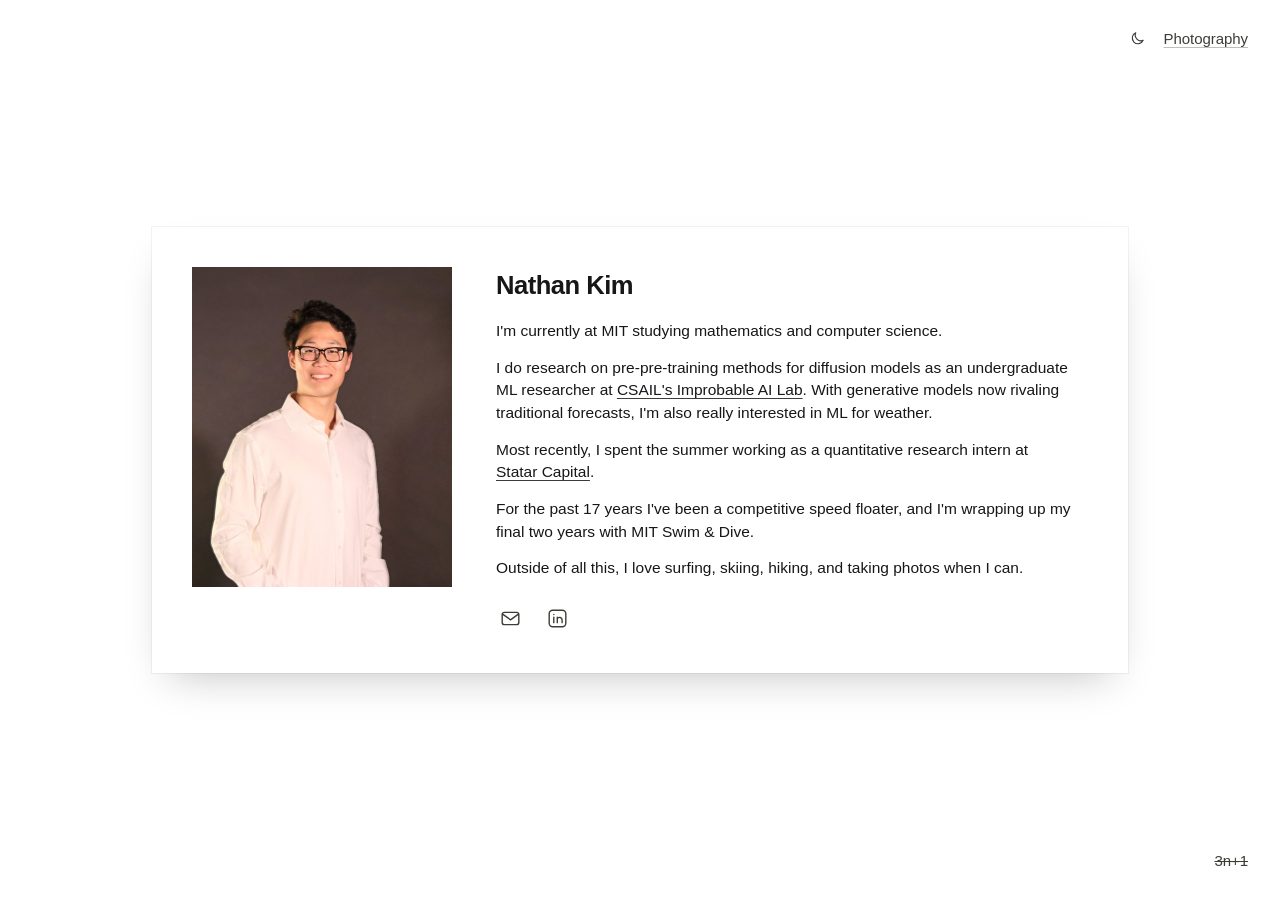
<file: index.html>
<!DOCTYPE html>
<html lang="en">
<head>
  <meta charset="utf-8">
  <meta name="viewport" content="width=device-width, initial-scale=1">
  <title>Nathan Kim</title>
  <meta name="description" content="Mathematics and computer science at MIT. ML research at CSAIL's Improbable AI Lab, quantitative research at Statar Capital, and swimming for MIT Swim &amp; Dive.">

  <meta property="og:title" content="Nathan Kim">
  <meta property="og:description" content="Mathematics and computer science at MIT.">
  <meta property="og:type" content="website">
  <meta property="og:url" content="https://nathankim.me/">
  <meta property="og:image" content="https://nathankim.me/nathan.jpg">

  <link rel="icon" href="data:image/svg+xml,<svg xmlns='http://www.w3.org/2000/svg' viewBox='0 0 100 100'><rect width='100' height='100' rx='22' fill='%231a1a18'/><text x='50' y='53' font-size='58' font-weight='600' font-family='system-ui,sans-serif' fill='%23ffffff' text-anchor='middle' dominant-baseline='central'>N</text></svg>">
  <link rel="stylesheet" href="style.css">
  <script src="theme.js"></script>
  <script src="collatz.js" defer></script>

  <noscript>
    <style>
      /* No JS to grow the tree, so fall back to the pre-rendered one. */
      body::before {
        content: "";
        position: fixed;
        inset: 0;
        z-index: -1;
        background: url(collatz.svg) center / cover no-repeat;
        opacity: var(--coral);
        transform: scaleX(-1);
        pointer-events: none;
      }
    </style>
  </noscript>
</head>
<body>
  <!-- The background is the reverse Collatz tree rooted at 1, drawn as turtle
       graphics: halving steps turn one way, 3n+1 steps the other. It is built
       and grown in the browser by collatz.js. -->
  <svg id="coral" aria-hidden="true"></svg>

  <!-- Pinned to the top-right corner: the theme switch, and the one route off
       this page -- in the corner rather than dropped into the prose, so the bio
       reads as a paragraph and not as a menu. The switch is hidden until
       theme.js wires it up. -->
  <div class="corner">
    <button class="theme-toggle" type="button" aria-label="Dark mode" aria-pressed="false" hidden>
      <!-- Moon in light mode (go dark), sun in dark mode (go light). -->
      <svg class="moon" viewBox="0 0 24 24" aria-hidden="true" focusable="false">
        <path d="M20 14.5A8 8 0 0 1 9.5 4a8 8 0 1 0 10.5 10.5z"/>
      </svg>
      <svg class="sun" viewBox="0 0 24 24" aria-hidden="true" focusable="false">
        <circle cx="12" cy="12" r="4"/>
        <path d="M12 2.5v2M12 19.5v2M4.6 4.6L6 6M18 18l1.4 1.4M2.5 12h2M19.5 12h2M4.6 19.4L6 18M18 6l1.4-1.4"/>
      </svg>
    </button>
    <a class="gallery-link" href="photography/">Photography</a>
  </div>

  <!-- Turns the background on and off. Hidden until collatz.js wires it up, so
       without JS there is no button that does nothing. -->
  <button class="coral-toggle" type="button" aria-pressed="false"
          title="Show or hide the Collatz background" hidden>3n+1</button>

  <main>
    <img class="portrait" src="nathan.jpg" width="520" height="639" alt="Nathan Kim">

    <div class="intro">
      <h1>Nathan Kim</h1>

      <div class="bio">
        <p>I'm currently at MIT studying mathematics and computer science.</p>

        <p>I do research on pre-pre-training methods for diffusion models as an
          undergraduate ML researcher at
          <a href="https://improbableai.com/">CSAIL's Improbable AI Lab</a>.
          With generative models now rivaling traditional forecasts, I'm also
          really interested in ML for weather.</p>

        <p>Most recently, I spent the summer working as a quantitative research intern
          at <a href="https://www.statarcapital.com/">Statar Capital</a>.</p>

        <p>For the past 17 years I've been a competitive speed floater, and I'm
          wrapping up my final two years with MIT Swim &amp; Dive.</p>

        <p>Outside of all this, I love surfing, skiing, hiking, and taking
          photos when I can.</p>
      </div>

      <nav class="links" aria-label="Contact">
        <a href="mailto:nkim4724@mit.edu" aria-label="Email">
          <!-- Envelope: a rounded rectangle plus the flap's two strokes. -->
          <svg viewBox="0 0 24 24" aria-hidden="true" focusable="false">
            <rect x="2.5" y="5" width="19" height="14" rx="2.5"/>
            <path d="M3 7l9 6.5L21 7"/>
          </svg>
        </a>
        <a href="https://www.linkedin.com/in/nathan-kim-8121422a8/" rel="me noopener" aria-label="LinkedIn">
          <!-- LinkedIn mark drawn as strokes: the "in" stem, its dot, and the n. -->
          <svg viewBox="0 0 24 24" aria-hidden="true" focusable="false">
            <rect x="2.5" y="2.5" width="19" height="19" rx="4"/>
            <path d="M7.75 10.5v6.25"/>
            <path d="M7.75 7.4v.05"/>
            <path d="M11.75 16.75V10.5m0 1.9a2.9 2.9 0 015.5 1.3v3.05"/>
          </svg>
        </a>
      </nav>
    </div>
  </main>
</body>
</html>
</file>
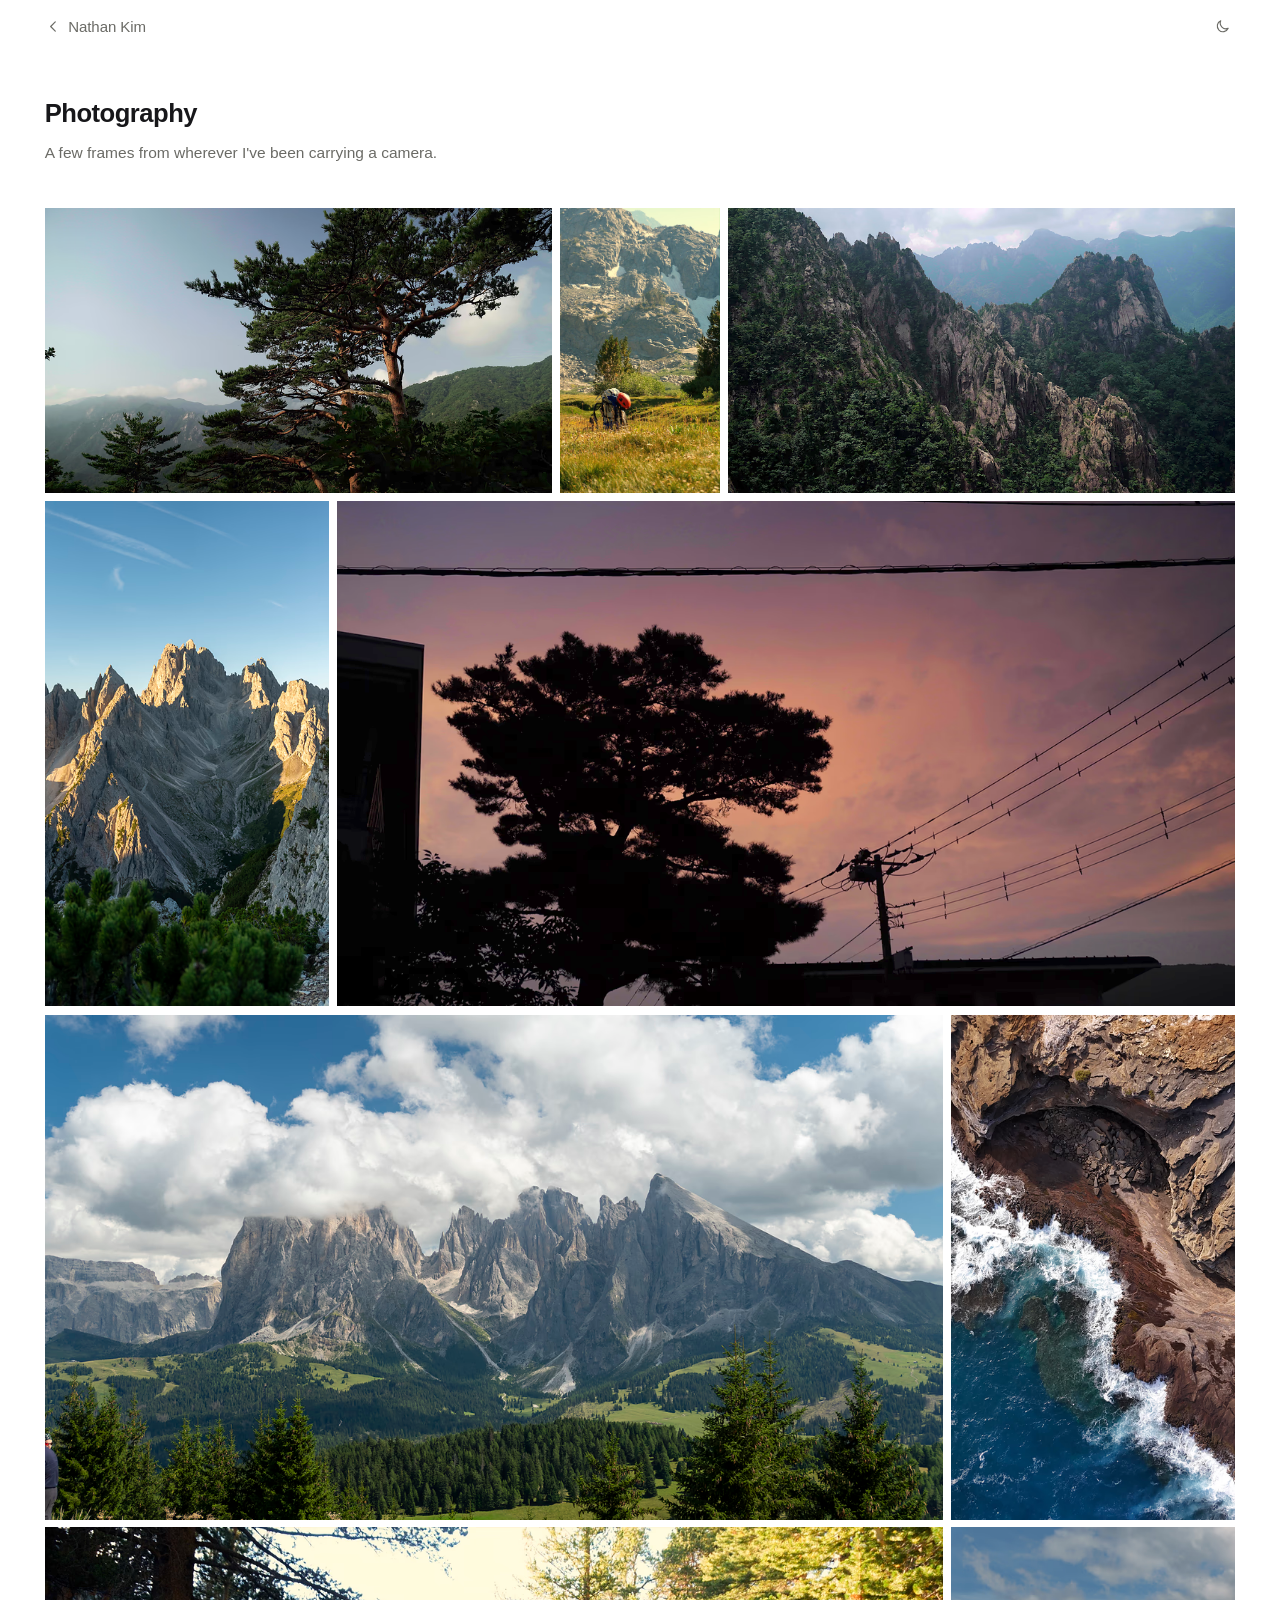
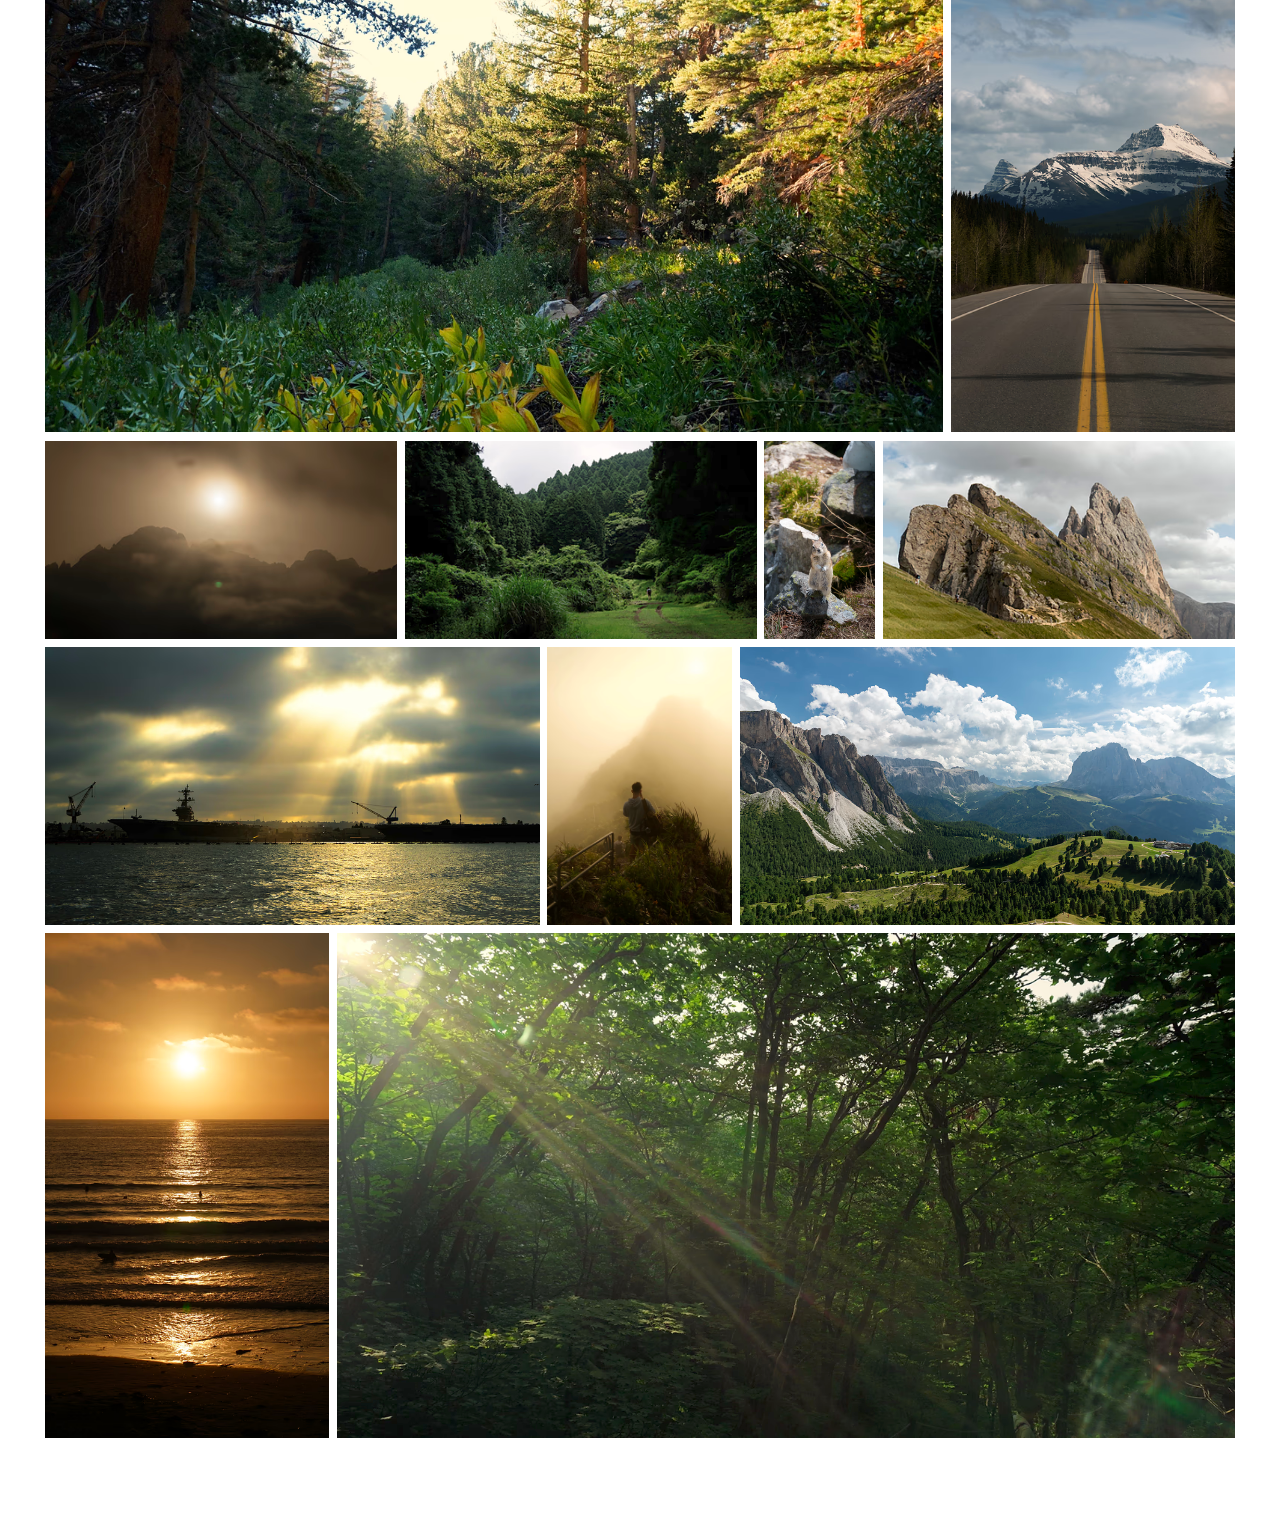
<file: photography/index.html>
<!DOCTYPE html>
<html lang="en">
<head>
  <meta charset="utf-8">
  <meta name="viewport" content="width=device-width, initial-scale=1">
  <title>Photography — Nathan Kim</title>
  <meta name="description" content="Photographs by Nathan Kim.">

  <meta property="og:title" content="Photography — Nathan Kim">
  <meta property="og:description" content="Photographs by Nathan Kim.">
  <meta property="og:type" content="website">
  <meta property="og:url" content="https://nathankim.me/photography/">

  <link rel="icon" href="data:image/svg+xml,<svg xmlns='http://www.w3.org/2000/svg' viewBox='0 0 100 100'><rect width='100' height='100' rx='22' fill='%231a1a18'/><text x='50' y='53' font-size='58' font-weight='600' font-family='system-ui,sans-serif' fill='%23ffffff' text-anchor='middle' dominant-baseline='central'>N</text></svg>">
  <link rel="stylesheet" href="photography.css">
  <script src="../theme.js"></script>
</head>
<body>
  <!-- The back link is the first thing in the DOM and stays pinned to the top of
       the viewport, so it is the first stop for a keyboard or screen-reader user
       and never more than a glance away for everyone else. -->
  <header class="bar">
    <div class="bar-inner">
      <a class="back" href="../">
        <svg viewBox="0 0 24 24" aria-hidden="true" focusable="false">
          <path d="M14.5 5.5L8 12l6.5 6.5"/>
        </svg>
        <span>Nathan Kim</span>
      </a>
      <!-- Hidden until theme.js wires it up. Moon in light mode, sun in dark. -->
      <button class="theme-toggle" type="button" aria-label="Dark mode" aria-pressed="false" hidden>
        <svg class="moon" viewBox="0 0 24 24" aria-hidden="true" focusable="false">
          <path d="M20 14.5A8 8 0 0 1 9.5 4a8 8 0 1 0 10.5 10.5z"/>
        </svg>
        <svg class="sun" viewBox="0 0 24 24" aria-hidden="true" focusable="false">
          <circle cx="12" cy="12" r="4"/>
          <path d="M12 2.5v2M12 19.5v2M4.6 4.6L6 6M18 18l1.4 1.4M2.5 12h2M19.5 12h2M4.6 19.4L6 18M18 6l1.4-1.4"/>
        </svg>
      </button>
    </div>
  </header>

  <main>
    <h1>Photography</h1>
    <p class="note">A few frames from wherever I've been carrying a camera.</p>

    <!-- Filled by photography.js from the manifest in photos.js. -->
    <div class="gallery" id="gallery"></div>

    <p class="empty" id="empty" hidden>Photographs coming soon.</p>
    <noscript><p class="empty">The gallery needs JavaScript to load the photographs.</p></noscript>
  </main>

  <!-- Lightbox. Inert and hidden until a photo is opened. -->
  <div class="lightbox" id="lightbox" role="dialog" aria-modal="true" aria-label="Photograph" hidden>
    <!-- The sources are filled in by photography.js, which works out how large
         the photograph is about to be drawn and asks for that size. -->
    <picture>
      <source id="lightbox-avif" type="image/avif">
      <source id="lightbox-webp" type="image/webp">
      <img id="lightbox-img" alt="">
    </picture>
    <p class="lightbox-caption" id="lightbox-caption"></p>
    <button class="lightbox-btn close" id="lightbox-close" type="button" aria-label="Close">
      <svg viewBox="0 0 24 24" aria-hidden="true" focusable="false"><path d="M6 6l12 12M18 6L6 18"/></svg>
    </button>
    <button class="lightbox-btn prev" id="lightbox-prev" type="button" aria-label="Previous photograph">
      <svg viewBox="0 0 24 24" aria-hidden="true" focusable="false"><path d="M14.5 5.5L8 12l6.5 6.5"/></svg>
    </button>
    <button class="lightbox-btn next" id="lightbox-next" type="button" aria-label="Next photograph">
      <svg viewBox="0 0 24 24" aria-hidden="true" focusable="false"><path d="M9.5 5.5L16 12l-6.5 6.5"/></svg>
    </button>
  </div>

  <script src="photos.js"></script>
  <script src="photography.js"></script>
</body>
</html>
</file>
<file: style.css>
/* Light by default. Dark only when theme.js sets data-theme="dark" on <html> --
   deliberately not prefers-color-scheme, so the page opens light for everyone
   until they choose otherwise, and stays light without JavaScript (where the
   <noscript> coral is drawn in dark ink for a white page). */
:root {
  color-scheme: light;
  --bg: #ffffff;
  --card: #ffffff;
  --text: #17171a;
  --muted: #3d3d38; /* 10.9:1 on the card, which is what the links sit on now */
  --underline: rgba(23, 23, 26, 0.28);
  --card-edge: rgba(23, 23, 26, 0.05);
  --card-shadow: rgba(23, 23, 26, 0.28);
  /* Master dial for the drawing. collatz.js already grades every strand by
     depth, so this multiplies the whole ramp rather than setting a single
     level: turn it down to push the artwork back. */
  --coral: 1;
  --ink: #28303a; /* near-black with a cool cast */
}

/* Dark: the card is a step lighter than the page, since a drop shadow barely
   reads on black -- the hairline does the work the shadow does in light mode.
   The ink flips to a pale cool grey; light-on-dark reads heavier than
   dark-on-light at the same alpha, so the dial comes down to match. */
:root[data-theme="dark"] {
  color-scheme: dark;
  --bg: #111214;
  --card: #18191c;
  --text: #ececea;
  --muted: #b4b4ae; /* ~9:1 on the card */
  --underline: rgba(236, 236, 234, 0.3);
  --card-edge: rgba(255, 255, 255, 0.07);
  --card-shadow: rgba(0, 0, 0, 0.6);
  --coral: 0.7;
  --ink: #c9d2dc;
}

* { box-sizing: border-box; }

html { -webkit-text-size-adjust: 100%; }

body {
  position: relative; /* the containing block for .coral-toggle */
  display: flex;
  min-height: 100vh;
  min-height: 100svh;
  margin: 0;
  padding: 3rem 1.5rem;
  background: var(--bg);
  color: var(--text);
  font-family: ui-sans-serif, -apple-system, BlinkMacSystemFont, "Segoe UI", Helvetica, Arial, sans-serif;
  font-size: 15.5px;
  line-height: 1.45;
  -webkit-font-smoothing: antialiased;
  -moz-osx-font-smoothing: grayscale;
}

/* Collatz coral, grown in the browser by collatz.js. Its own layer so opacity
   can differ per theme; the grey stroke reads correctly against both. */
#coral {
  position: fixed;
  inset: 0;
  z-index: -1;
  width: 100%;
  height: 100%;
  transform: scaleX(-1); /* strands sweep up and to the right, away from the text */
  pointer-events: none;
  transition: opacity 0.4s ease;
}

/* Switched off by the 3n+1 toggle: a fade on the way out rather than a cut. On
   the way back in, collatz.js regrows the tree from nothing, so the fade there
   is lost under the growth. */
.coral-off #coral { opacity: 0; }

#coral .strands { opacity: var(--coral); }

/* Width and alpha are presentation attributes, not properties: collatz.js sets
   one of each per depth band, and a rule here would outrank both.

   Butt caps, deliberately. Two pieces meet at every branch and at every band
   boundary, and a round cap puts a half-disc of ink at each end of each -- so
   with alpha now on the stroke rather than on the layer, the two discs composite
   and bead the strand with a dark dot at every joint. Butt caps leave nothing at
   the ends to double up. What they cost is a notch on the outside of the turn,
   which at 8 degrees and 2.4px is a third of a pixel, and square tips out at
   0.55px wide, which is nothing at all. */
#coral path {
  fill: none;
  stroke: var(--ink);
  stroke-linecap: butt;
  stroke-linejoin: round;
}

/* The growth wave. collatz.js sets --len (the longest chain in this depth
   bucket, in px) plus a delay and duration proportional to depth, so every
   bucket draws at one shared speed and the tree opens outward from the root.
   Dashing restarts at each subpath, so one <path> grows all of its chains.

   The huge gap keeps the pattern's *second* dash away from the far end of a
   full-length chain, and starting one pixel past --len keeps the first dash's
   trailing edge off position 0. Butt caps paint nothing at a zero-length dash,
   so neither is load-bearing any more, but both are free. */
@keyframes coral-grow {
  from { stroke-dashoffset: calc(var(--len) + 1px); }
}

#coral path[style] {
  stroke-dasharray: var(--len) 100000px;
  stroke-dashoffset: 0;
  animation-name: coral-grow;
  animation-timing-function: linear;
  animation-fill-mode: both;
}

/* The trajectory pulse: one number's route back to 1, drawn by collatz.js as a
   tip-to-root curve with a short dash sliding down it. The dash pattern
   starts entirely before the path (offset --pulse-len) and finishes entirely
   past it (offset -(--path-len)), so the pulse grows in at the tip and drains
   out at the far end without opacity keyframes; the extra pixels keep the round
   caps off both boundaries. The gap outruns path + pulse, so the pattern's
   second dash never enters. This rule ties with path[style] above on
   specificity and must stay after it -- the pulse carries an inline style, so
   the earlier rule would otherwise hand it the growth animation. Round caps are
   safe here: nothing abuts a pulse, so caps cannot bead. */
@keyframes coral-pulse {
  from { stroke-dashoffset: calc(var(--pulse-len) + 1px); }
  to   { stroke-dashoffset: calc(-1px - var(--path-len)); }
}

#coral path.pulse {
  stroke-dasharray: var(--pulse-len) calc(var(--path-len) + var(--pulse-len) + 2px);
  stroke-linecap: round;
  animation-name: coral-pulse;
  animation-timing-function: linear;
  animation-fill-mode: both;
}

/* Number labels: each node's integer flickers in as the growth wave reaches
   it, then fades; collatz.js sets the delay, duration and --peak opacity per
   label and removes the group once the wave has passed. A halo in the page
   colour lifts the digits off the strand they sit on. */
@keyframes coral-label {
  0%   { opacity: 0; }
  8%   { opacity: var(--peak); }
  16%  { opacity: calc(var(--peak) * 0.3); }
  26%  { opacity: var(--peak); }
  100% { opacity: 0; }
}

#coral .labels {
  fill: var(--ink);
  stroke: var(--bg);
  stroke-width: 3px;
  stroke-linejoin: round;
  paint-order: stroke;
  font-family: ui-monospace, SFMono-Regular, Menlo, Consolas, monospace;
  text-anchor: middle;
  dominant-baseline: central;
}

#coral .labels text {
  opacity: 0;
  animation-name: coral-label;
  animation-timing-function: ease-out;
  animation-fill-mode: both;
}

/* `margin: auto` centers on both axes without clipping overflow
   the way `align-items: center` would on short viewports. */
/* Portrait beside the text on wide screens, stacked below 720px. The card is
   wide enough that the text column still reads at ~36rem next to the photo.

   An opaque white card, so the coral runs behind the page rather than through
   it: the strands stay legible out at the margins while the text
   sits on plain white. The padding is part of the block, so max-width carries
   it on top of the 56rem the content itself wants. */
main {
  display: flex;
  flex-wrap: wrap;
  align-items: flex-start;
  gap: 2.75rem;
  width: 100%;
  max-width: 61rem;
  margin: auto;
  padding: 2.5rem;
  background: var(--card);
  /* A hairline to hold the edge where a pale strand passes under it, over a
     soft drop shadow that lifts the block off the drawing. */
  box-shadow: 0 0 0 1px var(--card-edge),
              0 18px 40px -18px var(--card-shadow);
}

.intro {
  flex: 1 1 24rem;
  min-width: 0;
}

/* Uncropped: nathan.jpg is the full-height original trimmed only on the sides,
   widened to the right so the head sits centred. Nothing is masked away here. */
.portrait {
  display: block;
  flex: 0 0 auto;
  width: clamp(180px, 45vw, 260px);
  height: auto;
  aspect-ratio: 520 / 639;
  margin: 0;
  object-fit: contain;
}

h1 {
  margin: 0;
  font-size: 1.6rem;
  font-weight: 700;
  letter-spacing: -0.02em;
}

.bio {
  margin: 1rem 0 0;
  color: var(--text);
}

/* Each sentence is its own beat, so the gap between them carries the rhythm. */
.bio p {
  margin: 0 0 0.9rem;
  text-wrap: pretty;
}

/* In-prose links: keep the body text color but mark them with a quiet
   underline, since the global anchor style hides underlines for icons. */
.bio a {
  color: inherit;
  text-decoration: underline;
  text-decoration-color: var(--muted);
  text-underline-offset: 3px;
}

.bio a:hover,
.bio a:focus-visible {
  text-decoration-color: currentColor;
}

.bio p:last-child {
  margin-bottom: 0;
}

/* The top-right corner: the theme switch and the gallery link, fixed to the
   viewport clear of the card, so they sit where a site's navigation is looked
   for. */
.corner {
  position: fixed;
  top: 1.5rem;
  right: 1.75rem;
  z-index: 2;
  display: flex;
  align-items: center;
  gap: 0.6rem;
}

/* The gallery link has to read as a link on its own -- colour alone would
   not -- so it takes a hairline underline set clear of the descenders, which
   fills in on hover rather than appearing from nothing. */
.gallery-link {
  padding: 0.25rem;
  color: var(--muted);
  font-size: 0.94rem;
  letter-spacing: -0.005em;
  text-decoration: underline;
  text-decoration-color: var(--underline);
  text-decoration-thickness: 1px;
  text-underline-offset: 0.2em;
  transition: color 0.15s ease, text-decoration-color 0.15s ease;
}

.gallery-link:hover,
.gallery-link:focus-visible {
  color: var(--text);
  text-decoration-color: currentColor;
}

/* Theme switch: a line-art icon in the same muted ink as the link beside it.
   The moon shows in light mode (go dark), the sun in dark mode (go light). */
.theme-toggle {
  display: inline-flex;
  padding: 0.25rem;
  border: 0;
  background: none;
  color: var(--muted);
  cursor: pointer;
  transition: color 0.15s ease;
}

.theme-toggle[hidden] { display: none; }

.theme-toggle svg {
  width: 17px;
  height: 17px;
  fill: none;
  stroke: currentColor;
  stroke-width: 1.6;
  stroke-linecap: round;
  stroke-linejoin: round;
}

.theme-toggle .sun,
[data-theme="dark"] .theme-toggle .moon { display: none; }
[data-theme="dark"] .theme-toggle .sun { display: block; }

.theme-toggle:hover,
.theme-toggle:focus-visible {
  color: var(--text);
}

.theme-toggle:focus-visible {
  outline: 2px solid currentColor;
  outline-offset: 3px;
}

/* The background toggle, in the opposite corner from the gallery link and set
   to match it. It is a button, not a link, so no underline; off is shown by
   striking the label through, which reads without relying on colour.

   Anchored to the page rather than the viewport. Where the page fits the
   screen the two are the same corner; where it does not -- every phone -- a
   fixed button would sit over the card's text, and this one waits below it. */
.coral-toggle {
  position: absolute;
  right: 1.75rem;
  bottom: 1.5rem;
  z-index: 2;
  padding: 0.25rem;
  border: 0;
  background: none;
  color: var(--muted);
  font: inherit;
  font-size: 0.94rem;
  letter-spacing: -0.005em;
  cursor: pointer;
  transition: color 0.15s ease;
}

.coral-toggle:hover,
.coral-toggle:focus-visible {
  color: var(--text);
}

.coral-toggle:focus-visible {
  outline: 2px solid currentColor;
  outline-offset: 3px;
}

.coral-toggle[aria-pressed="false"] {
  text-decoration: line-through;
  text-decoration-thickness: 1px;
}

.links {
  display: flex;
  flex-wrap: wrap;
  gap: 1.125rem;
  margin-top: 1.5rem;
}

/* Line-art icons: no fills, so one stroke colour suits both themes and the
   hover transition on `a` carries the icon along with it. */
.links a {
  display: inline-flex;
  padding: 0.25rem; /* keeps the tap target comfortable without visual weight */
}

.links svg {
  width: 21px;
  height: 21px;
  fill: none;
  stroke: currentColor;
  stroke-width: 1.6;
  stroke-linecap: round;
  stroke-linejoin: round;
}

a {
  color: var(--muted);
  text-decoration: none;
  transition: color 0.15s ease;
}

a:hover,
a:focus-visible {
  color: var(--text);
}

a:focus-visible {
  outline: 2px solid currentColor;
  outline-offset: 3px;
}

@media (prefers-reduced-motion: reduce) {
  a, .gallery-link, .coral-toggle, .theme-toggle, #coral { transition: none; }
}

@media (max-width: 720px) {
  main {
    gap: 2rem;
    padding: 2rem;
  }
}

@media (max-width: 480px) {
  h1 { font-size: 1.5rem; }

  /* Extra headroom and footroom so the pinned link and toggle never land on
     the card's corners. */
  body { padding: 3rem 1rem; }

  main { padding: 1.5rem; }

  .corner {
    top: 0.9rem;
    right: 0.9rem;
  }

  .coral-toggle {
    right: 0.9rem;
    bottom: 0.9rem;
  }
}

/* 404.html: the same card, sized to its two short paragraphs. */
main.not-found { max-width: 32rem; }
</file>
<file: photography/photography.css>
/* The photography page is deliberately quieter than the front page: no coral in
   the background, no card, no shadow. Paper, a rule, and the pictures. */

:root {
  color-scheme: light;
  --bg: #ffffff;
  --text: #17171a;
  --muted: #6b6b66;
  --rule: rgba(23, 23, 26, 0.09);
  --gap: 0.5rem; /* one value drives both the column gutter and the row gap */
  /* The pictures are the page, so the measure is wide and the side margin is
     only as much as it takes to keep the frames off the edge of the screen.
     The bar and the gallery share both values, so their left edges line up. */
  --page: 108rem;
  --pad: clamp(1.25rem, 3.5vw, 3.5rem);
  --bar-bg: rgba(255, 255, 255, 0.86);
  --placeholder: #f4f4f2;
  --lightbox-bg: rgba(250, 250, 249, 0.97);
  --lightbox-shadow: rgba(23, 23, 26, 0.45);
  --btn-hover: rgba(23, 23, 26, 0.06);
}

/* Dark, set by ../theme.js; see style.css for why it is not prefers-color-scheme.
   Photographs tend to look better on near-black, so the lightbox goes darkest. */
:root[data-theme="dark"] {
  color-scheme: dark;
  --bg: #111214;
  --text: #ececea;
  --muted: #9d9d97;
  --rule: rgba(255, 255, 255, 0.1);
  --bar-bg: rgba(17, 18, 20, 0.86);
  --placeholder: #1c1d20;
  --lightbox-bg: rgba(10, 10, 12, 0.97);
  --lightbox-shadow: rgba(0, 0, 0, 0.7);
  --btn-hover: rgba(255, 255, 255, 0.08);
}

* { box-sizing: border-box; }

html {
  -webkit-text-size-adjust: 100%;
  scroll-padding-top: 5rem; /* clears the pinned bar when a hash lands mid-page */
}

body {
  margin: 0;
  background: var(--bg);
  color: var(--text);
  font-family: ui-sans-serif, -apple-system, BlinkMacSystemFont, "Segoe UI", Helvetica, Arial, sans-serif;
  font-size: 15.5px;
  line-height: 1.45;
  -webkit-font-smoothing: antialiased;
  -moz-osx-font-smoothing: grayscale;
}

/* ---- the way back ------------------------------------------------------- */

/* Sticky rather than fixed, so it takes up its own line at the top of the
   document and the first photograph is never sliding underneath it on load. */
.bar {
  position: sticky;
  top: 0;
  z-index: 10;
  background: var(--bar-bg);
  border-bottom: 1px solid transparent;
  backdrop-filter: saturate(180%) blur(12px);
  -webkit-backdrop-filter: saturate(180%) blur(12px);
  transition: border-color 0.2s ease;
}

/* photography.js sets this once the page has scrolled, so the rule only appears
   when there is something above to separate from. */
.bar.scrolled { border-bottom-color: var(--rule); }

/* The link itself is only as wide as its text -- the wrapper is what carries
   the page measure, so a click out in the empty half of the bar does nothing.
   The theme switch sits at the far end. */
.bar-inner {
  display: flex;
  align-items: center;
  justify-content: space-between;
  max-width: var(--page);
  margin: 0 auto;
  padding: 0 var(--pad);
}

/* Theme switch, matched to the front page's. Moon in light mode, sun in dark. */
.theme-toggle {
  display: inline-flex;
  padding: 0.25rem;
  border: 0;
  background: none;
  color: var(--muted);
  cursor: pointer;
  transition: color 0.15s ease;
}

.theme-toggle[hidden] { display: none; }

.theme-toggle svg {
  width: 17px;
  height: 17px;
  fill: none;
  stroke: currentColor;
  stroke-width: 1.6;
  stroke-linecap: round;
  stroke-linejoin: round;
}

.theme-toggle .sun,
[data-theme="dark"] .theme-toggle .moon { display: none; }
[data-theme="dark"] .theme-toggle .sun { display: block; }

.theme-toggle:hover,
.theme-toggle:focus-visible { color: var(--text); }

.theme-toggle:focus-visible {
  outline: 2px solid currentColor;
  outline-offset: 3px;
}

.back {
  display: inline-flex;
  align-items: center;
  gap: 0.4rem;
  padding: 1rem 0;
  color: var(--muted);
  font-size: 0.94rem;
  letter-spacing: -0.005em;
  text-decoration: none;
  transition: color 0.15s ease;
}

.back svg {
  width: 17px;
  height: 17px;
  fill: none;
  stroke: currentColor;
  stroke-width: 1.7;
  stroke-linecap: round;
  stroke-linejoin: round;
  transition: transform 0.15s ease;
}

.back:hover,
.back:focus-visible { color: var(--text); }

.back:hover svg { transform: translateX(-2px); }

/* ---- the page ----------------------------------------------------------- */

main {
  max-width: var(--page);
  margin: 0 auto;
  padding: 2.5rem var(--pad) 6rem;
}

h1 {
  margin: 0;
  font-size: 1.6rem;
  font-weight: 700;
  letter-spacing: -0.02em;
}

.note {
  max-width: 34rem;
  margin: 0.6rem 0 0;
  color: var(--muted);
  text-wrap: pretty;
}

.empty {
  margin: 3.5rem 0 0;
  color: var(--muted);
}

/* ---- the gallery -------------------------------------------------------- */

/* Justified rows, not columns. Fixed columns force every frame to one width,
   which is why a landscape photograph used to end up a third the height of the
   portrait beside it. Here photography.js groups the frames into rows and each
   figure grows in proportion to its own aspect ratio (--r), so a row's frames
   come out exactly as tall as one another and a wide photograph is given the
   width it was shot at. Every row runs the full measure and holds at least two
   frames, one of each shape wherever the gallery has both to give; what varies
   is how many, re-rolled per row against a jittered target, so the rhythm of
   the page never settles into a grid. A phone is the exception: at that width a
   pair would be a contact sheet, so each photograph takes the column alone.

   Widths being proportional means a row rescales continuously as the window
   moves; the script only has to regroup when the change is big enough to
   change how many frames fit. */
.gallery {
  display: flex;
  flex-direction: column;
  gap: var(--gap);
  margin-top: 2.75rem;
}

/* A row fills the column, which is the whole point of it. The only exception
   photography.js makes is a row it cannot fill without towering over the page,
   and there it sets `width` itself. */
.gallery .row {
  display: flex;
  align-items: flex-start;
  gap: var(--gap);
}

.gallery figure {
  flex: var(--r, 1) 1 0;
  min-width: 0;
  margin: 0;
}

.gallery button {
  display: block;
  width: 100%;
  padding: 0;
  border: 0;
  background: none;
  font: inherit;
  color: inherit;
  cursor: zoom-in;
}

/* Each frame is a <picture> offering AVIF, WebP and JPEG so the browser can take
   the format and the size it wants. `display: contents` keeps it out of the way
   entirely: the <img> goes on being laid out as the button's own child, so every
   rule below still measures against the frame rather than against a wrapper. */
.gallery picture,
.lightbox picture {
  display: contents;
}

.gallery img {
  display: block;
  width: 100%;
  height: auto;
  background: var(--placeholder); /* the space the picture will occupy, before it arrives */
  /* The ratio comes from the manifest, so the column is laid out at its final
     height on the first frame and nothing shifts as photographs load. A file
     whose header the build script could not read falls back to `auto`: it
     settles into place on load rather than being cropped to a guess. */
  aspect-ratio: var(--ratio, auto);
  opacity: 0;
  transition: opacity 0.5s ease, filter 0.35s ease;
}

.gallery img.loaded { opacity: 1; }

.gallery button:hover img { filter: brightness(1.06); }

.gallery button:focus-visible {
  outline: 2px solid var(--text);
  outline-offset: 4px;
}

/* ---- where it was taken ------------------------------------------------- */

/* The film-edge strip: tucked under the bottom of the frame until a pointer
   rests on it or the keyboard lands on it. The button clips it. Touch screens never see it -- there is
   no hover to give it up again -- and get the place in the lightbox instead. */
.gallery button {
  position: relative;
  overflow: hidden;
  container-type: inline-size; /* so the strip can respond to the frame's width */
}

.edge {
  position: absolute;
  left: 0;
  right: 0;
  bottom: 0;
  display: flex;
  align-items: center;
  gap: 0.9rem;
  padding: 0.6rem 0.75rem 0.5rem;
  font-family: ui-monospace, "SF Mono", SFMono-Regular, Menlo, Consolas, monospace;
  font-size: 0.68rem;
  line-height: 1.2;
  letter-spacing: 0.08em;
  text-transform: uppercase;
  text-align: left;
  font-variant-numeric: tabular-nums;
  color: #f4f1e8;
  background: rgba(23, 23, 26, 0.72);
  background: color-mix(in srgb, var(--tint, #17171a) 76%, #000 24%);
  transform: translateY(101%);
  transition: transform 0.38s cubic-bezier(0.2, 0.7, 0.2, 1);
  pointer-events: none;
}

/* The sprocket holes: a row of faint dots along the top edge of the strip. */
.edge::before {
  content: "";
  position: absolute;
  left: 0;
  right: 0;
  top: 3px;
  height: 3px;
  background: radial-gradient(circle, rgba(244, 241, 232, 0.35) 1px, transparent 1.4px) 0 0 / 9px 3px repeat-x;
}

.edge-frame { flex: none; opacity: 0.6; }
.edge-place { flex: 1; min-width: 0; white-space: nowrap; overflow: hidden; text-overflow: ellipsis; }
.edge-coords { flex: none; opacity: 0.85; }

@media (hover: hover) {
  .gallery button:hover .edge { transform: none; }
}
.gallery button:focus-visible .edge { transform: none; }

/* A narrow frame keeps the place and drops the frame number first. */
@container (max-width: 260px) { .edge-frame { display: none; } }

figcaption {
  margin-top: 0.55rem;
  color: var(--muted);
  font-size: 0.85rem;
  letter-spacing: 0.005em;
}

/* ---- lightbox ----------------------------------------------------------- */

.lightbox {
  position: fixed;
  inset: 0;
  z-index: 50;
  display: flex;
  flex-direction: column;
  align-items: center;
  justify-content: center;
  gap: 1rem;
  padding: clamp(1rem, 4vw, 3.5rem);
  background: var(--lightbox-bg);
  backdrop-filter: blur(8px);
  -webkit-backdrop-filter: blur(8px);
  animation: fade 0.2s ease;
}

.lightbox[hidden] { display: none; }

@keyframes fade { from { opacity: 0; } }

.lightbox img {
  max-width: 100%;
  /* Leaves room for the caption line under the frame. */
  max-height: calc(100% - 2.5rem);
  object-fit: contain;
  box-shadow: 0 24px 60px -30px var(--lightbox-shadow);
}

.lightbox-caption {
  margin: 0;
  min-height: 1.2em;
  color: var(--muted);
  font-size: 0.85rem;
  text-align: center;
}

.lightbox-btn {
  position: absolute;
  display: inline-flex;
  align-items: center;
  justify-content: center;
  width: 44px; /* a comfortable tap target at every size */
  height: 44px;
  padding: 0;
  border: 0;
  border-radius: 50%;
  background: none;
  color: var(--muted);
  cursor: pointer;
  transition: color 0.15s ease, background-color 0.15s ease;
}

.lightbox-btn svg {
  width: 22px;
  height: 22px;
  fill: none;
  stroke: currentColor;
  stroke-width: 1.7;
  stroke-linecap: round;
  stroke-linejoin: round;
}

.lightbox-btn:hover,
.lightbox-btn:focus-visible {
  color: var(--text);
  background: var(--btn-hover);
}

.lightbox-btn:focus-visible {
  outline: 2px solid var(--text);
  outline-offset: 2px;
}

.close { top: clamp(0.75rem, 2vw, 1.5rem); right: clamp(0.75rem, 2vw, 1.5rem); }
.prev  { left: clamp(0.4rem, 2vw, 1.5rem); top: 50%; transform: translateY(-50%); }
.next  { right: clamp(0.4rem, 2vw, 1.5rem); top: 50%; transform: translateY(-50%); }

/* One photograph: nothing to step to. */
.lightbox.single .prev,
.lightbox.single .next { display: none; }

body.lightbox-open { overflow: hidden; }

@media (max-width: 720px) {
  .back { padding: 0.9rem 0; }
  main { padding-top: 2rem; padding-bottom: 4rem; }
  :root { --gap: 0.375rem; }
}

@media (max-width: 480px) {
  h1 { font-size: 1.5rem; }
}

@media (prefers-reduced-motion: reduce) {
  *,
  *::before,
  *::after {
    animation-duration: 0.01ms !important;
    transition-duration: 0.01ms !important;
  }
}
</file>
